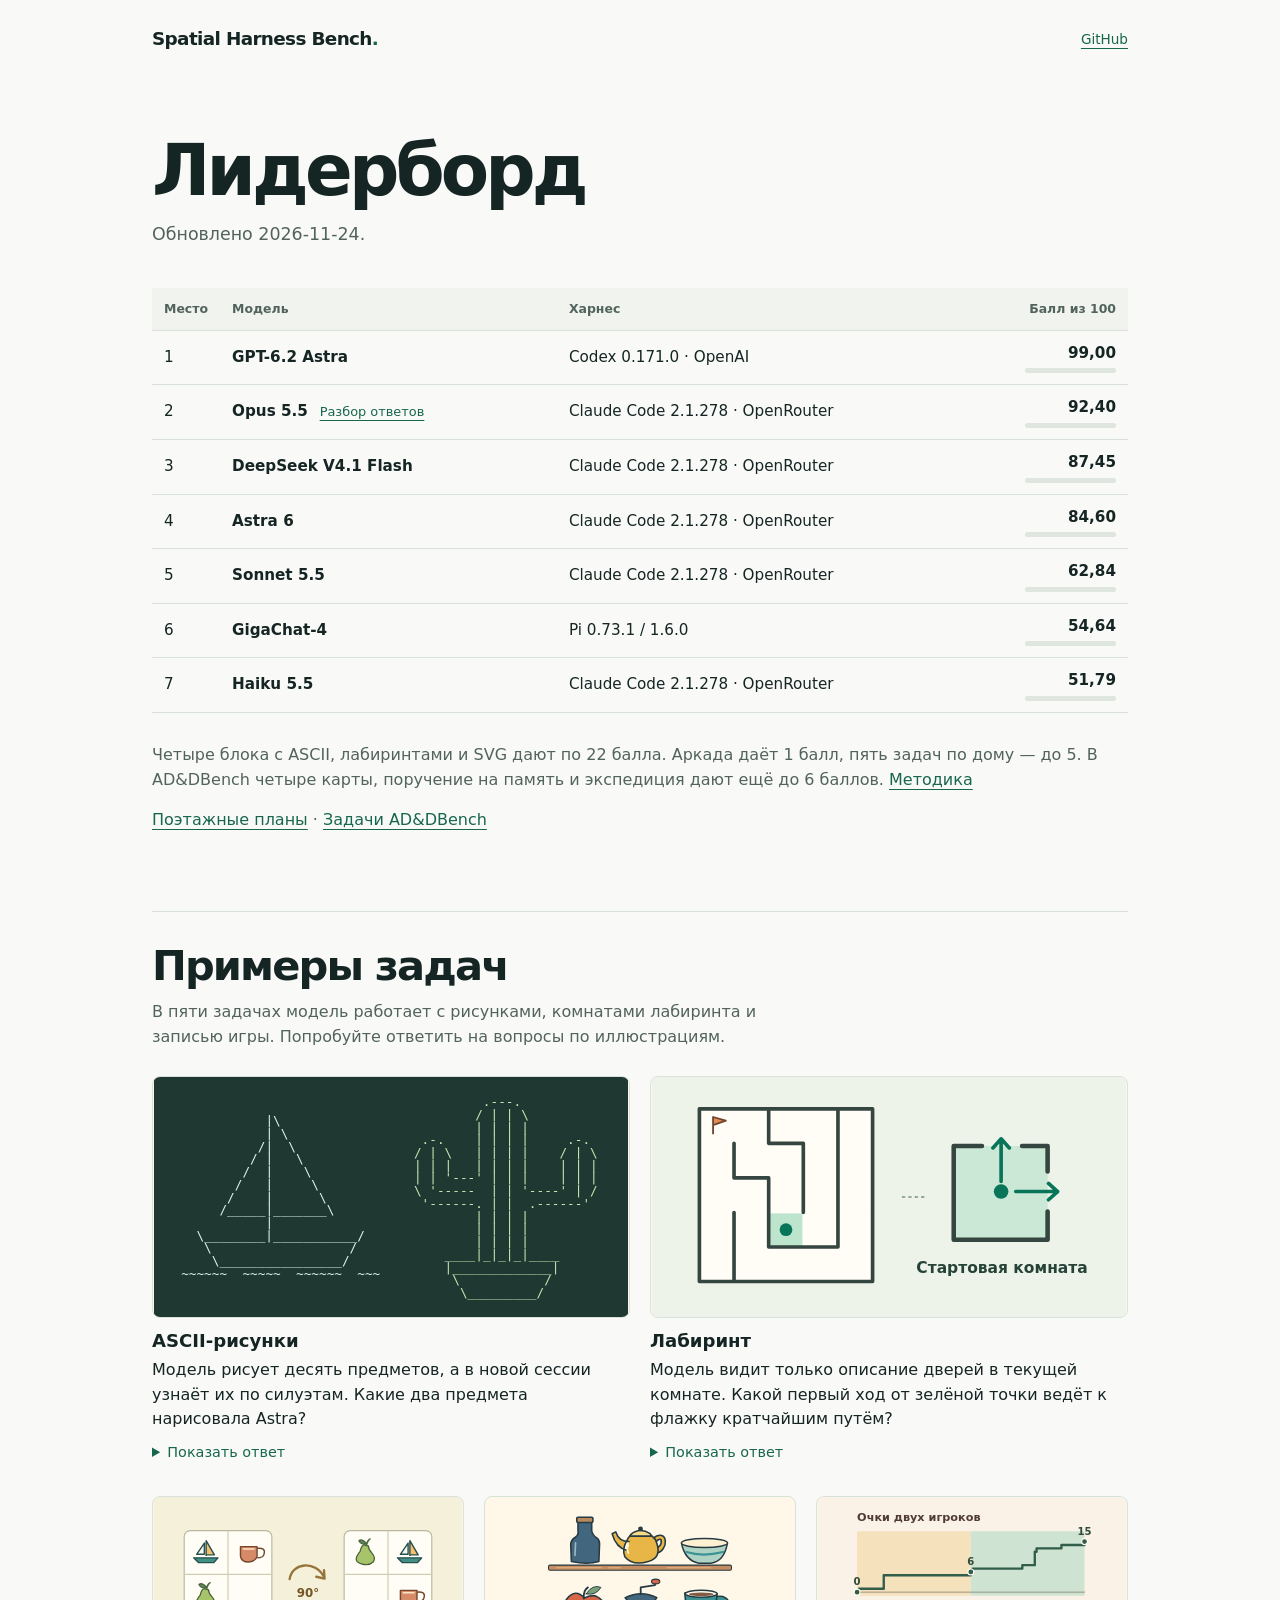
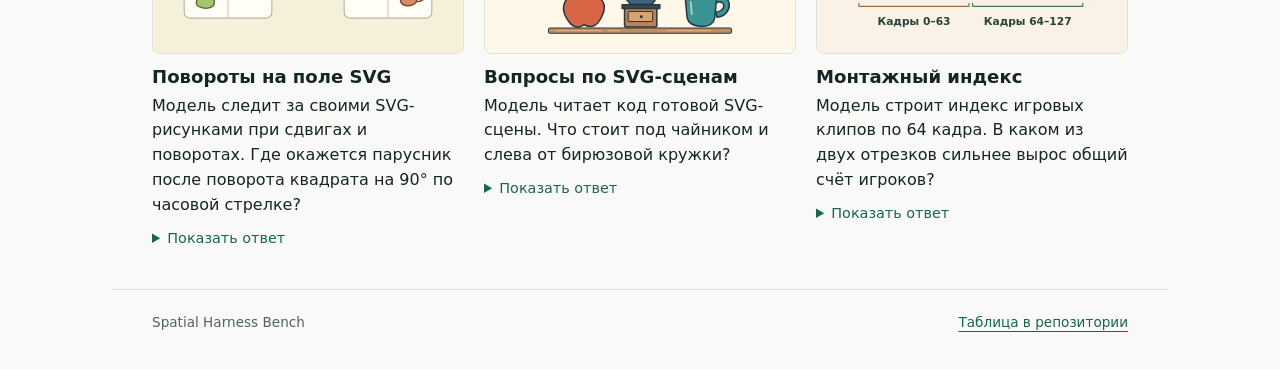
<file: docs/index.html>
<!doctype html>
<html lang="ru">
<head>
  <meta charset="utf-8"><meta name="viewport" content="width=device-width,initial-scale=1">
  <title>Spatial Harness Bench · Лидерборд</title>
  <meta name="description" content="Сравнение моделей по общей оценке Spatial Harness Bench.">
  <link rel="stylesheet" href="leaderboard.css">
</head>
<body>
<header><a class="brand" href="./">Spatial Harness Bench<span>.</span></a>
<nav aria-label="Навигация"><a href="https://github.com/Rai220/spatial-harness-bench">GitHub</a></nav></header>
<main><div class="intro"><h1>Лидерборд</h1><p>Обновлено <time datetime="2026-11-24">2026-11-24</time>.</p></div>
<div class="table-wrap"><table aria-label="Рейтинг моделей"><thead><tr>
<th scope="col">Место</th><th scope="col">Модель</th><th scope="col">Харнес</th>
<th class="numeric" scope="col">Балл из 100</th>
</tr></thead><tbody><tr><td>1</td><th scope="row">GPT-6.2 Astra</th><td>Codex 0.171.0 · OpenAI</td><td class="numeric"><span class="score">99,00<meter aria-hidden="true" min="0" max="100" value="99.0"></meter></span></td></tr><tr><td>2</td><th scope="row">Opus 5.5 <a class="answer-link" href="answers/opus-claude-code-20261121/">Разбор ответов</a></th><td>Claude Code 2.1.278 · OpenRouter</td><td class="numeric"><span class="score">92,40<meter aria-hidden="true" min="0" max="100" value="92.4"></meter></span></td></tr><tr><td>3</td><th scope="row">DeepSeek V4.1 Flash</th><td>Claude Code 2.1.278 · OpenRouter</td><td class="numeric"><span class="score">87,45<meter aria-hidden="true" min="0" max="100" value="87.45"></meter></span></td></tr><tr><td>4</td><th scope="row">Astra 6</th><td>Claude Code 2.1.278 · OpenRouter</td><td class="numeric"><span class="score">84,60<meter aria-hidden="true" min="0" max="100" value="84.6"></meter></span></td></tr><tr><td>5</td><th scope="row">Sonnet 5.5</th><td>Claude Code 2.1.278 · OpenRouter</td><td class="numeric"><span class="score">62,84<meter aria-hidden="true" min="0" max="100" value="62.84"></meter></span></td></tr><tr><td>6</td><th scope="row">GigaChat-4</th><td>Pi 0.73.1 / 1.6.0</td><td class="numeric"><span class="score">54,64<meter aria-hidden="true" min="0" max="100" value="54.64"></meter></span></td></tr><tr><td>7</td><th scope="row">Haiku 5.5</th><td>Claude Code 2.1.278 · OpenRouter</td><td class="numeric"><span class="score">51,79<meter aria-hidden="true" min="0" max="100" value="51.79"></meter></span></td></tr></tbody></table></div>
<p>Четыре блока с ASCII, лабиринтами и SVG дают по 22 балла. Аркада даёт 1 балл, пять задач по дому — до 5. В AD&DBench четыре карты, поручение на память и экспедиция дают ещё до 6 баллов. <a href="https://github.com/Rai220/spatial-harness-bench#общая-оценка">Методика</a></p>
<p><a href="https://github.com/Rai220/spatial-harness-bench#building">Поэтажные планы</a> · <a href="https://github.com/Rai220/spatial-harness-bench#adnd">Задачи AD&amp;DBench</a></p>
<section class="examples" id="examples" aria-labelledby="examples-title">
<h2 id="examples-title">Примеры задач</h2><p class="examples-intro">В пяти задачах модель работает с рисунками, комнатами лабиринта и записью игры. Попробуйте ответить на вопросы по иллюстрациям.</p>
<div class="example-grid"><article class="example">
<img class="example-art" src="examples/ascii.svg" alt="Два рисунка из символов, сделанные GPT-6.2 Astra." loading="lazy">
<h3>ASCII-рисунки</h3><p>Модель рисует десять предметов, а в новой сессии узнаёт их по силуэтам. Какие два предмета нарисовала Astra?</p>
<details><summary>Показать ответ</summary><p>Парусник и кактус.</p></details>
</article><article class="example">
<img class="example-art" src="examples/maze.svg" alt="Карта 5×5 с флажком и увеличенная стартовая комната. Из неё открыты двери вперёд и вправо." loading="lazy">
<h3>Лабиринт</h3><p>Модель видит только описание дверей в текущей комнате. Какой первый ход от зелёной точки ведёт к флажку кратчайшим путём?</p>
<details><summary>Показать ответ</summary><p>Вперёд. Весь путь займёт пять ходов — вперёд, вперёд, влево, вперёд, влево.</p></details>
</article><article class="example">
<img class="example-art" src="examples/rotation.svg" alt="Квадрат из четырёх клеток до и после поворота по часовой стрелке." loading="lazy">
<h3>Повороты на поле SVG</h3><p>Модель следит за своими SVG-рисунками при сдвигах и поворотах. Где окажется парусник после поворота квадрата на 90° по часовой стрелке?</p>
<details><summary>Показать ответ</summary><p>В верхней правой клетке.</p></details>
</article><article class="example">
<img class="example-art" src="answers/opus-claude-code-20261121/shelf.svg" alt="Две кухонные полки с посудой и кофемолкой." loading="lazy">
<h3>Вопросы по SVG-сценам</h3><p>Модель читает код готовой SVG-сцены. Что стоит под чайником и слева от бирюзовой кружки?</p>
<details><summary>Показать ответ</summary><p>Ручная кофемолка.</p></details>
</article><article class="example">
<img class="example-art" src="examples/replay.svg" alt="Общий счёт игроков за два клипа по 64 кадра. На границах клипов он равен 0, 6 и 15." loading="lazy">
<h3>Монтажный индекс</h3><p>Модель строит индекс игровых клипов по 64 кадра. В каком из двух отрезков сильнее вырос общий счёт игроков?</p>
<details><summary>Показать ответ</summary><p>Во втором, с кадра 64 по 127. Игроки набрали 9 очков, в первом отрезке — 6.</p></details>
</article></div></section></main>
<footer><span>Spatial Harness Bench</span><a href="https://github.com/Rai220/spatial-harness-bench/blob/main/LEADERBOARD.md">Таблица в репозитории</a></footer>
</body></html>
</file>
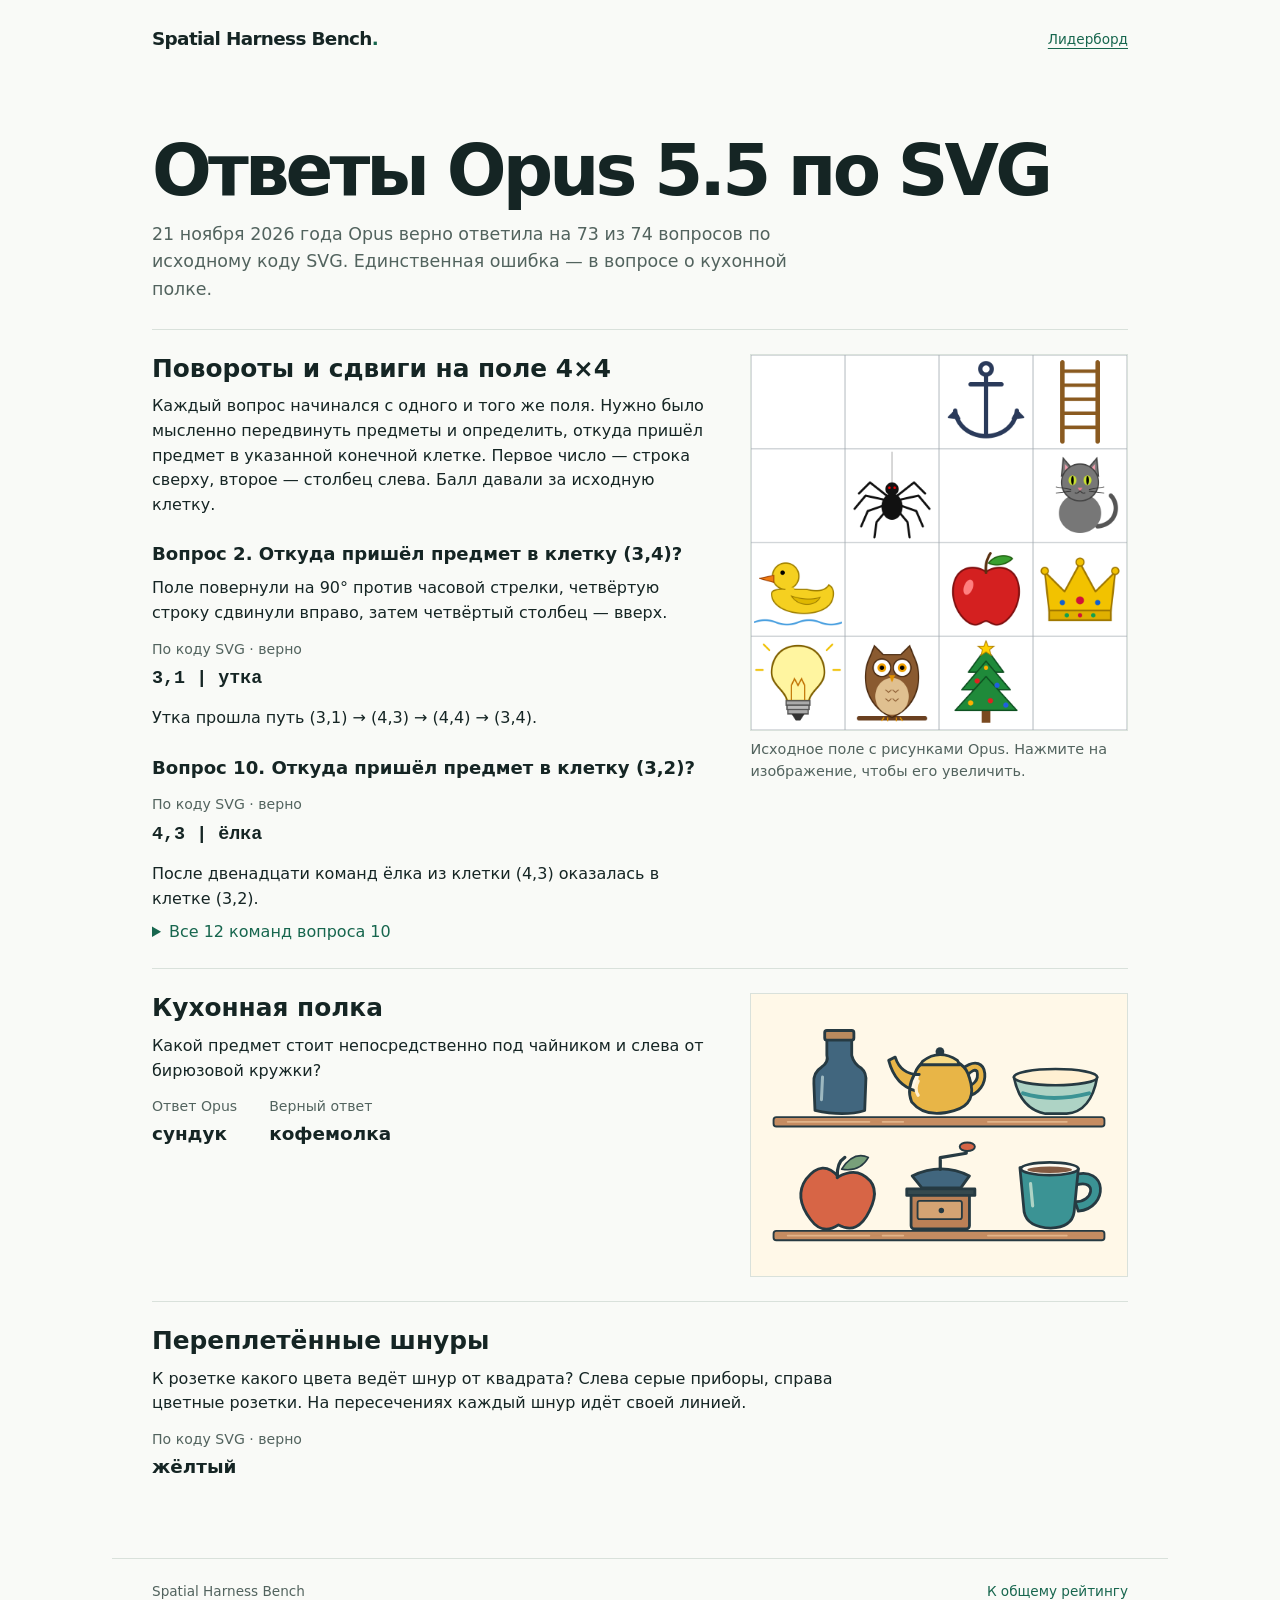
<file: docs/answers/opus-claude-code-20261121/index.html>
<!doctype html>
<html lang="ru">
<head>
  <meta charset="utf-8">
  <meta name="viewport" content="width=device-width, initial-scale=1">
  <title>Ответы Opus 5.5 по SVG · Spatial Harness Bench</title>
  <meta name="description" content="Ответы Opus 5.5 на вопросы о перестановках и предметах по исходному коду SVG.">
  <link rel="stylesheet" href="../../leaderboard.css">
  <style>
    .case { padding-block: 1.5rem; border-top: 1px solid var(--line); }
    .illustrated { display: grid; grid-template-columns: minmax(0, 3fr) minmax(0, 2fr); gap: 2rem; }
    .case h2 { margin: 0 0 .6rem; font-size: 1.55rem; line-height: 1.25; }
    .case h3 { margin: 1.4rem 0 .2rem; font-size: 1.13rem; }
    .case p { margin: .5rem 0; max-width: 68ch; }
    .case figure { margin: 0; align-self: start; }
    .case img { display: block; width: 100%; height: auto; border: 1px solid var(--line); }
    .case figcaption { margin-top: .4rem; color: var(--muted); font-size: .9rem; }
    .responses { display: flex; flex-wrap: wrap; gap: .8rem 2rem; margin: .8rem 0; }
    .responses dt { color: var(--muted); font-size: .88rem; }
    .responses dd { margin: .15rem 0 0; font-size: 1.15rem; font-weight: 600; }
    .case summary { cursor: pointer; color: var(--accent); }
    @media (max-width: 700px) { .illustrated { grid-template-columns: 1fr; gap: 1rem; } }
  </style>
</head>
<body>
<header><a class="brand" href="../../">Spatial Harness Bench<span>.</span></a>
  <nav aria-label="Навигация"><a href="../../">Лидерборд</a></nav>
</header>
<main>
  <div class="intro">
    <h1>Ответы Opus 5.5 по SVG</h1>
    <p>21 ноября 2026 года Opus верно ответила на 73 из 74 вопросов по исходному коду SVG. Единственная ошибка — в вопросе о кухонной полке.</p>
  </div>

  <section class="case illustrated">
    <div>
      <h2>Повороты и сдвиги на поле 4×4</h2>
      <p>Каждый вопрос начинался с одного и того же поля. Нужно было мысленно передвинуть предметы и определить, откуда пришёл предмет в указанной конечной клетке. Первое число — строка сверху, второе — столбец слева. Балл давали за исходную клетку.</p>

      <h3>Вопрос 2. Откуда пришёл предмет в клетку (3,4)?</h3>
      <p>Поле повернули на 90° против часовой стрелки, четвёртую строку сдвинули вправо, затем четвёртый столбец — вверх.</p>
      <dl class="responses">

        <div><dt>По коду SVG · верно</dt><dd><samp>3,1 | утка</samp></dd></div>
      </dl>
      <p>Утка прошла путь (3,1) → (4,3) → (4,4) → (3,4).</p>

      <h3>Вопрос 10. Откуда пришёл предмет в клетку (3,2)?</h3>
      <dl class="responses">

        <div><dt>По коду SVG · верно</dt><dd><samp>4,3 | ёлка</samp></dd></div>
      </dl>
      <p>После двенадцати команд ёлка из клетки (4,3) оказалась в клетке (3,2).</p>
      <details>
        <summary>Все 12 команд вопроса 10</summary>
        <p>Каждый сдвиг циклический, на одну клетку. Каждый поворот — на 90°. Для квадрата 2×2 указана его верхняя левая клетка.</p>
        <ol>
          <li>Квадрат (3,2) против часовой стрелки.</li>
          <li>Квадрат (2,3) против часовой стрелки.</li>
          <li>Строку 3 вправо.</li>
          <li>Квадрат (3,1) против часовой стрелки.</li>
          <li>Столбец 1 вниз.</li>
          <li>Строку 1 влево.</li>
          <li>Квадрат (1,3) против часовой стрелки.</li>
          <li>Всё поле против часовой стрелки.</li>
          <li>Строку 2 влево.</li>
          <li>Всё поле против часовой стрелки.</li>
          <li>Квадрат (1,1) по часовой стрелке.</li>
          <li>Квадрат (2,1) по часовой стрелке.</li>
        </ol>
      </details>
    </div>
    <figure><a href="board.png"><img src="board.png" width="1024" height="1024" alt="Исходное поле 4 на 4. Утка в клетке (3,1), корона в (3,4), ёлка в (4,3)."></a>
      <figcaption>Исходное поле с рисунками Opus. Нажмите на изображение, чтобы его увеличить.</figcaption>
    </figure>
  </section>

  <section class="case illustrated">
    <div>
      <h2>Кухонная полка</h2>
      <p>Какой предмет стоит непосредственно под чайником и слева от бирюзовой кружки?</p>
      <dl class="responses">

        <div><dt>Ответ Opus</dt><dd>сундук</dd></div>
        <div><dt>Верный ответ</dt><dd>кофемолка</dd></div>
      </dl>
    </div>
    <figure><img src="shelf.svg" width="400" height="300" alt="На нижней полке слева от бирюзовой кружки стоит ручная кофемолка. Над ней чайник."></figure>
  </section>

  <section class="case">
    <h2>Переплетённые шнуры</h2>
    <p>К розетке какого цвета ведёт шнур от квадрата? Слева серые приборы, справа цветные розетки. На пересечениях каждый шнур идёт своей линией.</p>
    <dl class="responses">

      <div><dt>По коду SVG · верно</dt><dd>жёлтый</dd></div>
    </dl>
  </section>
</main>
<footer><span>Spatial Harness Bench</span><a href="../../">К общему рейтингу</a></footer>
</body>
</html>
</file>
<file: docs/leaderboard.css>
:root { color-scheme: light; --page: #f9faf7; --ink: #152524; --muted: #52635e; --line: #d9e1db; --accent: #17664e; }
* { box-sizing: border-box; }
body { margin: 0; background: var(--page); color: var(--ink); font: 16px/1.55 system-ui, sans-serif; }
header, main, footer { width: min(100%, 1056px); margin-inline: auto; padding-inline: clamp(18px, 4vw, 40px); }
header, footer, nav { display: flex; align-items: center; justify-content: space-between; gap: 18px; }
header { padding-block: 25px; }
nav, footer { font-size: .85rem; }
a { color: var(--accent); text-decoration-thickness: 1px; text-underline-offset: 4px; }
a:focus-visible { outline: 3px solid var(--accent); outline-offset: 4px; }
.brand { font-weight: 750; font-size: 1.15rem; text-decoration: none; color: var(--ink); letter-spacing: -.035em; }
.brand span { color: var(--accent); }
.intro { padding: clamp(24px, 5vw, 52px) 0 26px; }
h1 { text-wrap: balance; margin: 0; line-height: 1.15; }
h1 { font-size: clamp(2.7rem, 6vw, 4.4rem); font-weight: 650; letter-spacing: -.055em; }
.intro p { color: var(--muted); margin: 10px 0 0; max-width: 63ch; font-size: 1.09rem; }
.table-wrap { overflow-x: auto; margin-block: 14px 30px; }
table { width: 100%; border-collapse: collapse; font-size: .95rem; font-variant-numeric: tabular-nums; }
th, td { padding: 11px 12px; border-bottom: 1px solid var(--line); text-align: left; vertical-align: middle; }
thead th { font-size: .78rem; font-weight: 600; color: var(--muted); background: #f0f3ee; }
tbody th { font-weight: 590; }
.answer-link { display: inline-block; margin-inline-start: .5em; font-size: .85em; font-weight: 450; }
tbody tr:hover { background: #f1f5f0; }
thead th:first-child { width: 5em; }
.numeric { width: 8em; text-align: right; }
main > p { color: var(--muted); }
.examples { margin-top: clamp(42px, 7vw, 78px); border-top: 1px solid var(--line); padding-top: 30px; }
.examples h2 { margin: 0; font-size: clamp(1.8rem, 4vw, 2.6rem); letter-spacing: -.045em; line-height: 1.15; }
.examples-intro { max-width: 65ch; color: var(--muted); margin: 10px 0 26px; }
.example-grid { display: grid; grid-template-columns: repeat(6, minmax(0, 1fr)); gap: 32px 20px; }
.example { grid-column: span 2; min-width: 0; }
.example:nth-child(-n+2) { grid-column: span 3; }
.example-art { display: block; width: 100%; aspect-ratio: 520 / 264; object-fit: contain; background: #fff8e8; border: 1px solid var(--line); border-radius: 8px; }
.example h3 { margin: 12px 0 5px; font-size: 1.13rem; line-height: 1.25; }
.example p { margin: 0; }
.example details { margin-top: 9px; }
.example summary { color: var(--accent); width: fit-content; cursor: pointer; font-size: .9rem; }
.example summary:focus-visible { outline: 2px solid var(--accent); outline-offset: 4px; }
.example details p { margin-top: 6px; padding-left: 12px; border-left: 2px solid var(--accent); }
.score { display: inline-grid; min-width: 6em; gap: 3px; font-weight: 650; text-align: right; }
meter { display: block; appearance: none; width: 100%; height: 5px; border: none; border-radius: 6px; background: #dee6df; }
meter::-webkit-meter-bar { height: 5px; border: none; border-radius: 6px; background: #dee6df; }
meter::-webkit-meter-optimum-value { background: var(--accent); border-radius: 6px; }
meter::-moz-meter-bar { background: var(--accent); border-radius: 6px; }
footer { margin-top: 40px; border-top: 1px solid var(--line); padding-block: 22px 36px; color: var(--muted); }
@media (max-width: 600px) {
  .example-grid { grid-template-columns: minmax(0, 1fr); gap: 28px; }
  .example, .example:nth-child(-n+2) { grid-column: auto; }
  header, footer { flex-wrap: wrap; gap: 8px; }
  header { padding-block: 16px; }
  th, td { padding: 9px 5px; }
  .numeric { width: 6em; }
  .score { min-width: 3.9em; }
  table { font-size: .85rem; }
}
</file>
